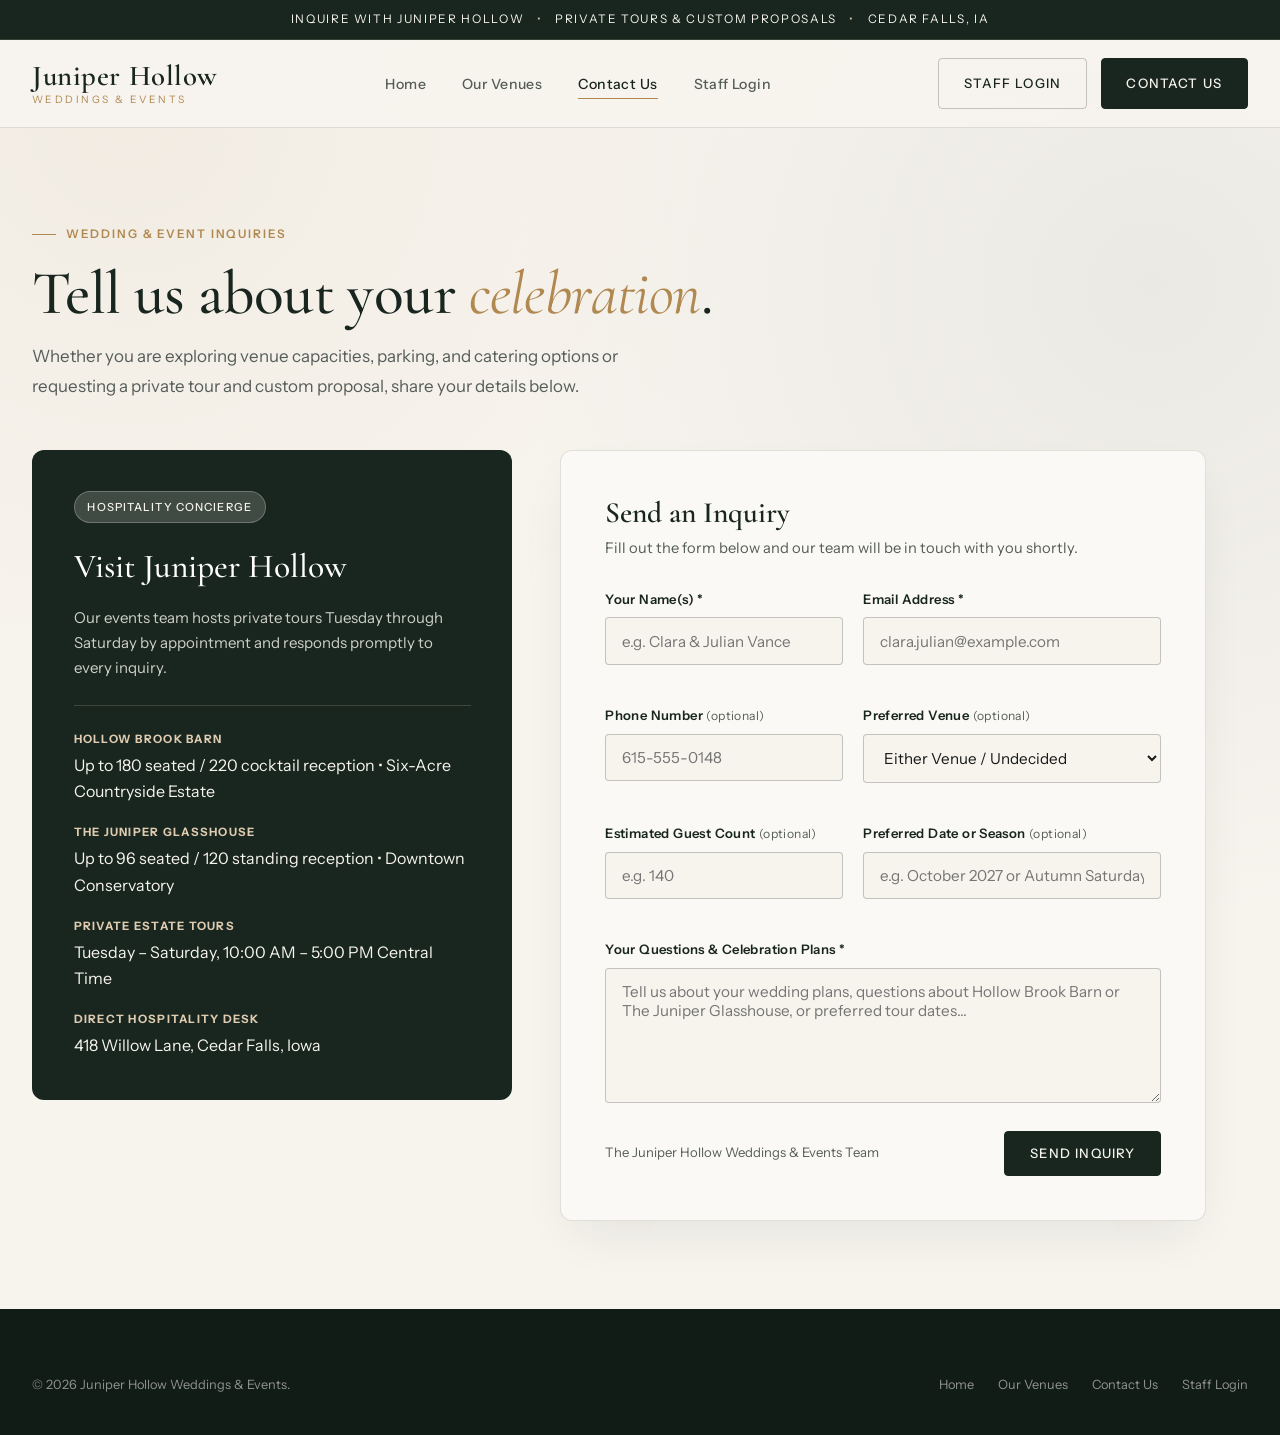
<file: frontend/contact.html>
<!DOCTYPE html>
<html lang="en">
<head>
  <meta charset="UTF-8" />
  <meta name="viewport" content="width=device-width, initial-scale=1.0" />
  <title>Contact Us | Juniper Hollow Weddings &amp; Events</title>
  <link rel="stylesheet" href="styles.css" />
</head>
<body>
  <div class="top-ribbon">
    Inquire With Juniper Hollow <span>&bull;</span> Private Tours &amp; Custom Proposals <span>&bull;</span> Cedar Falls, IA
  </div>

  <header class="site-header">
    <div class="nav-container">
      <a href="index.html" class="brand-logo">
        <span class="brand-title">Juniper Hollow</span>
        <span class="brand-subtitle">Weddings &amp; Events</span>
      </a>

      <nav aria-label="Primary Navigation">
        <ul class="nav-links">
          <li><a href="index.html">Home</a></li>
          <li><a href="venues.html">Our Venues</a></li>
          <li><a href="contact.html" class="active">Contact Us</a></li>
          <li><a href="login.html">Staff Login</a></li>
        </ul>
      </nav>

      <div class="nav-actions">
        <a href="login.html" class="btn btn-outline">Staff Login</a>
        <a href="contact.html" class="btn btn-primary">Contact Us</a>
      </div>
    </div>
  </header>

  <main>
    <section class="section">
      <div class="container">
        <div style="margin-bottom: 3rem;">
          <span class="eyebrow">Wedding &amp; Event Inquiries</span>
          <h1 class="heading-xl">Tell us about your <em>celebration</em>.</h1>
          <p class="lead-copy" style="margin-top: 1rem;">
            Whether you are exploring venue capacities, parking, and catering options or requesting a private tour and custom proposal, share your details below.
          </p>
        </div>

        <div class="contact-layout">
          <!-- Left Column: Hospitality Details -->
          <aside class="info-panel">
            <span class="pill">Hospitality Concierge</span>
            <h3 style="margin-top: 1rem;">Visit Juniper Hollow</h3>
            <p>
              Our events team hosts private tours Tuesday through Saturday by appointment and responds promptly to every inquiry.
            </p>

            <ul class="info-list">
              <li>
                <strong>Hollow Brook Barn</strong>
                Up to 180 seated / 220 cocktail reception &bull; Six-Acre Countryside Estate
              </li>
              <li>
                <strong>The Juniper Glasshouse</strong>
                Up to 96 seated / 120 standing reception &bull; Downtown Conservatory
              </li>
              <li>
                <strong>Private Estate Tours</strong>
                Tuesday &ndash; Saturday, 10:00 AM &ndash; 5:00 PM Central Time
              </li>
              <li>
                <strong>Direct Hospitality Desk</strong>
                418 Willow Lane, Cedar Falls, Iowa
              </li>
            </ul>
          </aside>

          <!-- Right Column: The Inquiry Form -->
          <div class="form-card">
            <h2 class="heading-md" style="margin-bottom: 0.4rem;">Send an Inquiry</h2>
            <p style="color: var(--ink-muted); font-size: 0.92rem; margin-bottom: 1.75rem;">
              Fill out the form below and our team will be in touch with you shortly.
            </p>

            <form id="wedding-inquiry-form" novalidate>
              <div class="form-grid">
                <div class="form-group">
                  <label for="inquiry-name">Your Name(s) *</label>
                  <input
                    type="text"
                    id="inquiry-name"
                    name="name"
                    class="form-control"
                    placeholder="e.g. Clara &amp; Julian Vance"
                    maxlength="200"
                    required
                  />
                </div>

                <div class="form-group">
                  <label for="inquiry-email">Email Address *</label>
                  <input
                    type="email"
                    id="inquiry-email"
                    name="email"
                    class="form-control"
                    placeholder="clara.julian@example.com"
                    maxlength="320"
                    required
                  />
                </div>

                <div class="form-group">
                  <label for="inquiry-phone">Phone Number <span class="optional">(optional)</span></label>
                  <input
                    type="tel"
                    id="inquiry-phone"
                    name="phone"
                    class="form-control"
                    placeholder="615-555-0148"
                    maxlength="50"
                  />
                </div>

                <div class="form-group">
                  <label for="inquiry-venue">Preferred Venue <span class="optional">(optional)</span></label>
                  <select id="inquiry-venue" name="venue" class="form-control">
                    <option value="Either Venue / Undecided">Either Venue / Undecided</option>
                    <option value="Hollow Brook Barn">Hollow Brook Barn (up to 220)</option>
                    <option value="The Juniper Glasshouse">The Juniper Glasshouse (up to 120)</option>
                  </select>
                </div>

                <div class="form-group">
                  <label for="inquiry-guests">Estimated Guest Count <span class="optional">(optional)</span></label>
                  <input
                    type="number"
                    id="inquiry-guests"
                    name="guests"
                    class="form-control"
                    placeholder="e.g. 140"
                    min="10"
                    max="300"
                  />
                </div>

                <div class="form-group">
                  <label for="inquiry-date">Preferred Date or Season <span class="optional">(optional)</span></label>
                  <input
                    type="text"
                    id="inquiry-date"
                    name="date"
                    class="form-control"
                    placeholder="e.g. October 2027 or Autumn Saturday"
                  />
                </div>

                <div class="form-group full-width">
                  <label for="inquiry-message">Your Questions &amp; Celebration Plans *</label>
                  <textarea
                    id="inquiry-message"
                    name="message"
                    class="form-control"
                    placeholder="Tell us about your wedding plans, questions about Hollow Brook Barn or The Juniper Glasshouse, or preferred tour dates..."
                    maxlength="5000"
                    required
                  ></textarea>
                </div>
              </div>

              <div style="display: flex; align-items: center; justify-content: space-between; gap: 1rem; flex-wrap: wrap; margin-top: 0.5rem;">
                <span style="font-size: 0.82rem; color: var(--ink-muted);">
                  The Juniper Hollow Weddings &amp; Events Team
                </span>
                <button type="submit" class="btn btn-primary">Send Inquiry</button>
              </div>

              <div id="inquiry-status" class="status-banner" role="status" aria-live="polite"></div>
            </form>
          </div>
        </div>
      </div>
    </section>
  </main>

  <footer class="site-footer">
    <div class="container">
      <div class="footer-bottom" style="padding-top: 0;">
        <span>&copy; 2026 Juniper Hollow Weddings &amp; Events.</span>
        <div style="display: flex; gap: 1.5rem;">
          <a href="index.html">Home</a>
          <a href="venues.html">Our Venues</a>
          <a href="contact.html">Contact Us</a>
          <a href="login.html">Staff Login</a>
        </div>
      </div>
    </div>
  </footer>

  <script src="config.js"></script>
  <script src="app.js"></script>
</body>
</html>
</file>
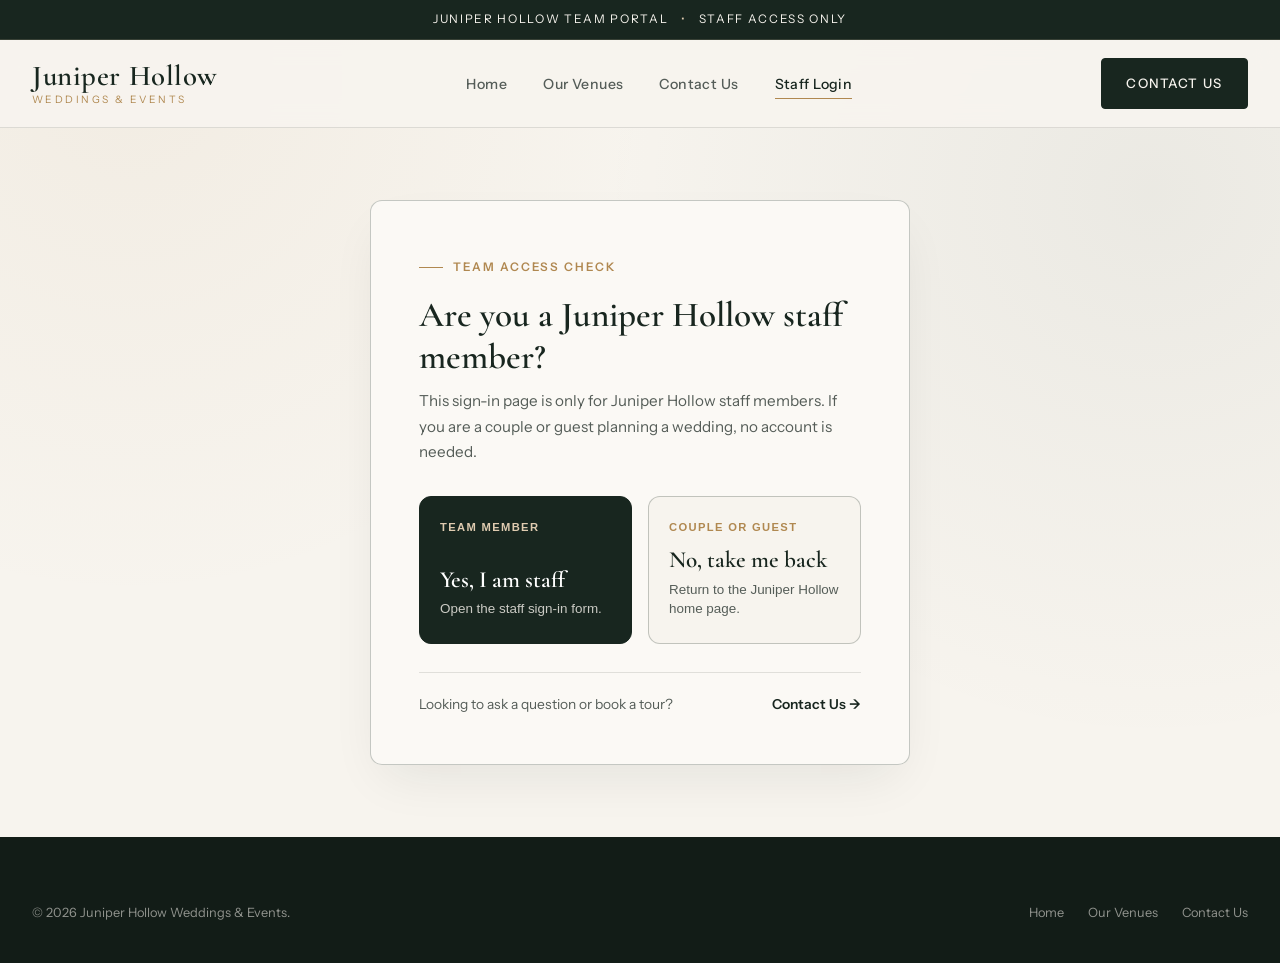
<file: frontend/login.html>
<!DOCTYPE html>
<html lang="en">
<head>
  <meta charset="UTF-8" />
  <meta name="viewport" content="width=device-width, initial-scale=1.0" />
  <title>Staff Login | Juniper Hollow Weddings &amp; Events</title>
  <link rel="stylesheet" href="styles.css" />
</head>
<body>
  <div class="top-ribbon">
    Juniper Hollow Team Portal <span>&bull;</span> Staff Access Only
  </div>

  <header class="site-header">
    <div class="nav-container">
      <a href="index.html" class="brand-logo">
        <span class="brand-title">Juniper Hollow</span>
        <span class="brand-subtitle">Weddings &amp; Events</span>
      </a>

      <nav aria-label="Primary Navigation">
        <ul class="nav-links">
          <li><a href="index.html">Home</a></li>
          <li><a href="venues.html">Our Venues</a></li>
          <li><a href="contact.html">Contact Us</a></li>
          <li><a href="login.html" class="active">Staff Login</a></li>
        </ul>
      </nav>

      <div class="nav-actions">
        <a href="contact.html" class="btn btn-primary">Contact Us</a>
      </div>
    </div>
  </header>

  <main class="auth-stage">
    <div class="auth-shell">
      <!-- STEP 1: "Are you a staff member?" Gate -->
      <div id="staff-gate-panel">
        <span class="eyebrow">Team Access Check</span>
        <h1 class="heading-md" style="font-size: 2.2rem;">Are you a Juniper Hollow staff member?</h1>
        <p style="color: var(--ink-muted); font-size: 0.95rem; margin-top: 0.65rem;">
          This sign-in page is only for Juniper Hollow staff members. If you are a couple or guest planning a wedding, no account is needed.
        </p>

        <div class="gate-choice-grid">
          <button type="button" id="btn-staff-yes" class="gate-choice-card primary-choice">
            <span class="choice-eyebrow">Team Member</span>
            <div>
              <div class="choice-title">Yes, I am staff</div>
              <p class="choice-desc" style="margin-top: 0.35rem;">
                Open the staff sign-in form.
              </p>
            </div>
          </button>

          <button type="button" id="btn-staff-no" class="gate-choice-card">
            <span class="choice-eyebrow">Couple or Guest</span>
            <div>
              <div class="choice-title">No, take me back</div>
              <p class="choice-desc" style="margin-top: 0.35rem;">
                Return to the Juniper Hollow home page.
              </p>
            </div>
          </button>
        </div>

        <div style="margin-top: 1.75rem; padding-top: 1.25rem; border-top: 1px solid var(--hairline); display: flex; justify-content: space-between; align-items: center; font-size: 0.86rem; color: var(--ink-muted);">
          <span>Looking to ask a question or book a tour?</span>
          <a href="contact.html" style="color: var(--juniper-deep); font-weight: 600;">Contact Us &rarr;</a>
        </div>
      </div>

      <!-- STEP 2: Staff Login Form (revealed only when "Yes" is clicked) -->
      <div id="staff-login-panel" class="hidden-panel">
        <div style="display: flex; justify-content: space-between; align-items: center; margin-bottom: 0.5rem;">
          <span class="eyebrow" style="margin-bottom: 0;">Juniper Hollow Staff Portal</span>
          <button type="button" id="btn-back-to-gate" class="btn btn-ghost" style="font-size: 0.76rem; padding: 0.35rem 0.65rem;">
            &larr; Back
          </button>
        </div>

        <h2 class="heading-md" style="font-size: 2.15rem;">Staff Sign In</h2>
        <p style="color: var(--ink-muted); font-size: 0.93rem; margin-top: 0.45rem; margin-bottom: 1.75rem;">
          Enter your Juniper Hollow work email and password to review inquiries and manage venue documents.
        </p>

        <form id="staff-login-form" novalidate>
          <div class="form-group">
            <label for="staff-email">Work Email Address</label>
            <input
              type="email"
              id="staff-email"
              name="username"
              class="form-control"
              placeholder="name@juniperhollow.com"
              autocomplete="username"
              required
            />
          </div>

          <div class="form-group">
            <label for="staff-password">Password</label>
            <input
              type="password"
              id="staff-password"
              name="password"
              class="form-control"
              placeholder="Enter your password"
              autocomplete="current-password"
              required
            />
          </div>

          <div style="display: flex; gap: 0.85rem; margin-top: 1.5rem;">
            <button type="submit" class="btn btn-primary" style="flex: 1;">Sign In</button>
            <a href="index.html" class="btn btn-outline">Return Home</a>
          </div>

          <div id="staff-login-status" class="status-banner" role="status" aria-live="polite"></div>
        </form>

        <p style="margin-top: 1.25rem; font-size: 0.86rem;">
          <a href="password.html" style="color: var(--juniper-deep); font-weight: 600;">Forgot or want to change your password?</a>
        </p>
      </div>
    </div>
  </main>

  <footer class="site-footer">
    <div class="container">
      <div class="footer-bottom" style="padding-top: 0;">
        <span>&copy; 2026 Juniper Hollow Weddings &amp; Events.</span>
        <div style="display: flex; gap: 1.5rem;">
          <a href="index.html">Home</a>
          <a href="venues.html">Our Venues</a>
          <a href="contact.html">Contact Us</a>
        </div>
      </div>
    </div>
  </footer>

  <script src="config.js"></script>
  <script src="app.js"></script>
</body>
</html>
</file>
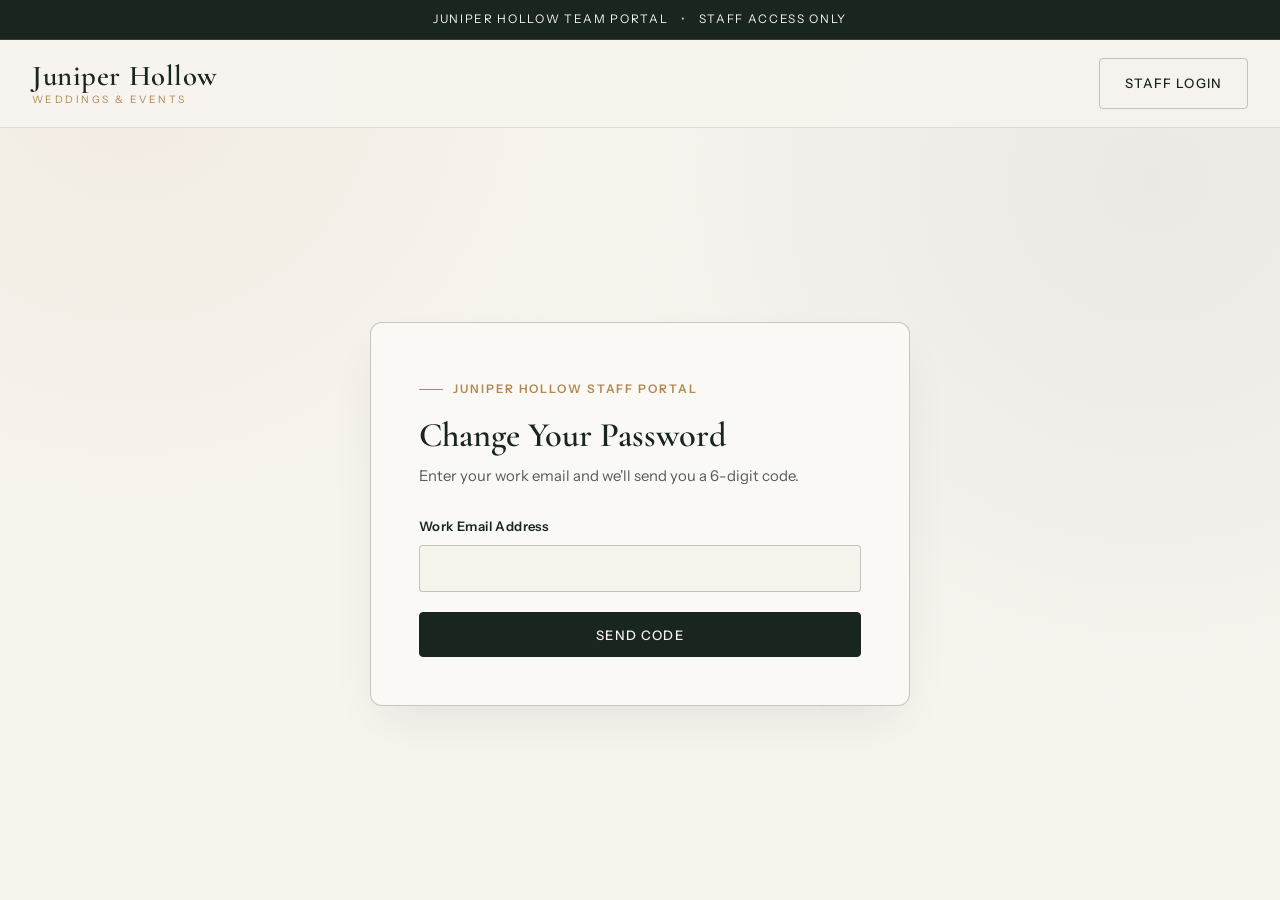
<file: frontend/password.html>
<!DOCTYPE html>
<html lang="en">
<head>
  <meta charset="UTF-8" />
  <meta name="viewport" content="width=device-width, initial-scale=1.0" />
  <title>Change Password | Juniper Hollow Weddings &amp; Events</title>
  <link rel="stylesheet" href="styles.css" />
</head>
<body>
  <div class="top-ribbon">
    Juniper Hollow Team Portal <span>&bull;</span> Staff Access Only
  </div>

  <header class="site-header">
    <div class="nav-container">
      <a href="index.html" class="brand-logo">
        <span class="brand-title">Juniper Hollow</span>
        <span class="brand-subtitle">Weddings &amp; Events</span>
      </a>

      <div class="nav-actions">
        <a href="login.html" class="btn btn-outline">Staff Login</a>
      </div>
    </div>
  </header>

  <main class="auth-stage">
    <div class="auth-shell">
      <span class="eyebrow">Juniper Hollow Staff Portal</span>
      <h1 class="heading-md" style="font-size: 2.15rem;">Change Your Password</h1>

      <!-- STEP 1: email a 6-digit code -->
      <form id="password-code-form" novalidate>
        <p style="color: var(--ink-muted); font-size: 0.93rem; margin: 0.45rem 0 1.75rem;">
          Enter your work email and we'll send you a 6-digit code.
        </p>
        <div class="form-group">
          <label for="password-email">Work Email Address</label>
          <input type="email" id="password-email" class="form-control" autocomplete="username" maxlength="320" required />
        </div>
        <button type="submit" class="btn btn-primary" style="width: 100%;">Send Code</button>
      </form>

      <!-- STEP 2: code + new password -->
      <form id="password-reset-form" class="hidden-panel" novalidate>
        <p style="color: var(--ink-muted); font-size: 0.93rem; margin: 0.45rem 0 1.75rem;">
          Check your inbox for the 6-digit code, then choose a new password.
        </p>
        <div class="form-group">
          <label for="password-code">6-Digit Code</label>
          <input type="text" id="password-code" class="form-control" inputmode="numeric" autocomplete="one-time-code" maxlength="6" required />
        </div>
        <div class="form-group">
          <label for="password-new">New Password</label>
          <input type="password" id="password-new" class="form-control" autocomplete="new-password" maxlength="128" required />
        </div>
        <div class="form-group">
          <label for="password-confirm">Confirm New Password</label>
          <input type="password" id="password-confirm" class="form-control" autocomplete="new-password" maxlength="128" required />
        </div>
        <button type="submit" class="btn btn-primary" style="width: 100%;">Change Password</button>
      </form>

      <div id="password-status" class="status-banner" role="status" aria-live="polite"></div>
    </div>
  </main>

  <script src="config.js"></script>
  <script src="app.js"></script>
</body>
</html>
</file>
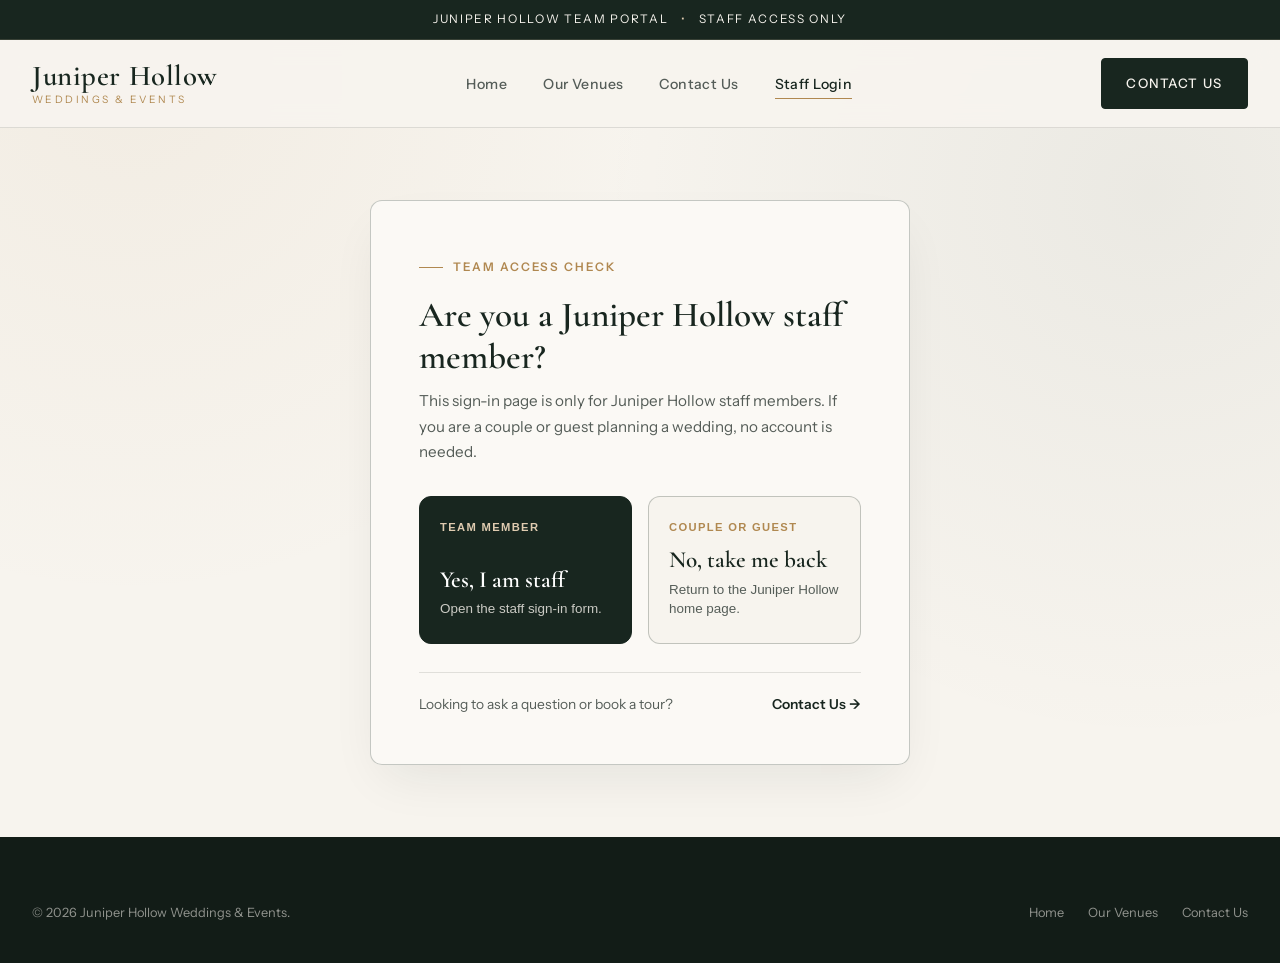
<file: frontend/portal.html>
<!DOCTYPE html>
<html lang="en">
<head>
  <meta charset="UTF-8" />
  <meta name="viewport" content="width=device-width, initial-scale=1.0" />
  <title>Staff Portal | Juniper Hollow Weddings &amp; Events</title>
  <link rel="stylesheet" href="styles.css" />
</head>
<body>
  <div class="top-ribbon">
    Juniper Hollow Team Portal <span>&bull;</span> Staff Access Only
  </div>

  <header class="site-header">
    <div class="nav-container">
      <a href="index.html" class="brand-logo">
        <span class="brand-title">Juniper Hollow</span>
        <span class="brand-subtitle">Weddings &amp; Events</span>
      </a>

      <div class="nav-actions">
        <a id="link-change-password" href="password.html" class="btn btn-outline">Change Password</a>
        <button type="button" id="btn-logout" class="btn btn-primary">Sign Out</button>
      </div>
    </div>
  </header>

  <main class="section portal-main">
    <div class="container portal-stack">
      <section class="form-card">
        <span class="eyebrow">Juniper Hollow Staff Portal</span>
        <h1 class="heading-md" id="portal-welcome">Loading your account&hellip;</h1>
        <p id="portal-details" style="color: var(--ink-muted); margin-top: 0.5rem;"></p>
        <div id="portal-status" class="status-banner" role="status" aria-live="polite"></div>
      </section>

      <!-- Shown only to email approvers -->
      <section id="reviews-section" class="form-card hidden-panel">
        <div class="section-heading-row">
          <div>
            <span class="eyebrow">Email Approver</span>
            <h2 class="heading-md">Pending Reviews</h2>
          </div>
          <button type="button" id="btn-refresh-reviews" class="btn btn-outline">Refresh</button>
        </div>
        <p style="color: var(--ink-muted); margin: 0.5rem 0 1rem;">
          The agent has paused these actions until a staff member approves, edits, or rejects them.
        </p>
        <div id="reviews-status" class="status-banner" role="status" aria-live="polite"></div>

        <!-- List of pending reviews -->
        <div id="review-list" class="review-list"></div>

        <!-- One review, opened from the list -->
        <div id="review-detail" class="hidden-panel">
          <button type="button" id="btn-back-to-reviews" class="btn btn-ghost">&larr; All reviews</button>

          <h3 class="review-heading" id="review-title"></h3>
          <p id="review-meta" style="color: var(--ink-muted); font-size: 0.88rem;"></p>

          <div class="review-block">
            <h4>Customer's Request</h4>
            <dl id="review-request" class="review-facts"></dl>
            <p id="review-request-message" class="review-quote"></p>
          </div>

          <div class="review-block">
            <h4>Why Staff Review Is Needed</h4>
            <ul id="review-reasons" class="review-bullets"></ul>
          </div>

          <div class="review-block">
            <h4>Sources the Agent Used</h4>
            <ul id="review-sources" class="review-bullets"></ul>
          </div>

          <form id="review-form" class="review-block" novalidate>
            <h4>Proposed Email</h4>
            <p id="review-recipient" style="font-size: 0.9rem; margin-bottom: 0.75rem;"></p>
            <div class="form-group">
              <label for="review-subject">Subject</label>
              <input type="text" id="review-subject" class="form-control" maxlength="500" />
            </div>
            <div class="form-group">
              <label for="review-body">Body</label>
              <textarea id="review-body" class="form-control review-body" maxlength="20000"></textarea>
            </div>
            <p style="color: var(--ink-muted); font-size: 0.84rem;">
              To change the email, edit the subject or body, then use <strong>Approve with My Edits</strong>.
            </p>

            <div class="review-actions">
              <button type="button" id="btn-approve" class="btn btn-primary">Approve</button>
              <button type="button" id="btn-approve-edits" class="btn btn-gold" disabled>Approve with My Edits</button>
            </div>

            <div class="form-group" style="margin-top: 1.5rem;">
              <label for="review-reject-note">Reason for rejecting <span class="optional">(optional, shown to the agent)</span></label>
              <input type="text" id="review-reject-note" class="form-control" maxlength="1000" />
            </div>
            <button type="button" id="btn-reject" class="btn btn-outline">Reject</button>
          </form>
        </div>
      </section>

      <!-- Shown only to knowledge managers -->
      <section id="documents-section" class="form-card hidden-panel">
        <div class="section-heading-row">
          <div>
            <span class="eyebrow">Knowledge Manager</span>
            <h2 class="heading-md">Knowledge Documents</h2>
          </div>
          <button type="button" id="btn-refresh-documents" class="btn btn-outline">Refresh</button>
        </div>
        <p style="color: var(--ink-muted); margin: 0.5rem 0 1.5rem;">
          The agent answers customers only from <strong>live</strong> versions. Upload a file, wait until it is
          ready, then publish it. To update a document, upload it again with the same Document ID and a new version.
        </p>

        <form id="upload-document-form" novalidate>
          <div class="form-grid">
            <div class="form-group">
              <label for="document-source-id">Document ID *</label>
              <input type="text" id="document-source-id" class="form-control" maxlength="64" placeholder="e.g. JH-KB-2026-03" required />
            </div>
            <div class="form-group">
              <label for="document-version">Version *</label>
              <input type="text" id="document-version" class="form-control" maxlength="64" placeholder="e.g. 3.1" required />
            </div>
            <div class="form-group">
              <label for="document-title">Title *</label>
              <input type="text" id="document-title" class="form-control" maxlength="200" placeholder="e.g. Company Knowledge Pack" required />
            </div>
            <div class="form-group">
              <label for="document-venue">Venue <span class="optional">(optional, if it covers one venue)</span></label>
              <select id="document-venue" class="form-control">
                <option value="">Both venues / general</option>
                <option value="Hollow Brook Barn">Hollow Brook Barn</option>
                <option value="The Juniper Glasshouse">The Juniper Glasshouse</option>
              </select>
            </div>
            <div class="form-group full-width">
              <label for="document-file">File * <span class="optional">(PDF, TXT, or Markdown, up to 4 MB)</span></label>
              <input type="file" id="document-file" class="form-control" accept=".pdf,.txt,.md" required />
            </div>
          </div>
          <button type="submit" class="btn btn-primary">Upload Document</button>
          <div id="upload-document-status" class="status-banner" role="status" aria-live="polite"></div>
        </form>

        <h2 class="heading-md" style="margin-top: 2.5rem;">Versions</h2>
        <div class="table-scroll">
          <table class="portal-table">
            <thead>
              <tr><th>Document ID</th><th>Version</th><th>Title</th><th>Status</th><th>Uploaded</th><th></th></tr>
            </thead>
            <tbody id="documents-table-body"></tbody>
          </table>
        </div>
        <div id="documents-status" class="status-banner" role="status" aria-live="polite"></div>
      </section>

      <!-- Shown only to staff admins -->
      <section id="staff-admin-section" class="form-card hidden-panel">
        <span class="eyebrow">Staff Admin</span>
        <h2 class="heading-md">Add a Staff Member</h2>
        <p style="color: var(--ink-muted); margin: 0.5rem 0 1.5rem;">
          Choose their email, a starting password and their roles, then share the login details with them.
          They can change the password from this portal.
        </p>

        <form id="add-staff-form" novalidate>
          <div class="form-grid">
            <div class="form-group">
              <label for="staff-full-name">Full Name *</label>
              <input type="text" id="staff-full-name" class="form-control" maxlength="200" required />
            </div>
            <div class="form-group">
              <label for="staff-new-email">Work Email *</label>
              <input type="email" id="staff-new-email" class="form-control" maxlength="320" autocomplete="off" required />
            </div>
            <div class="form-group full-width">
              <label for="staff-new-password">Starting Password *</label>
              <input type="password" id="staff-new-password" class="form-control" maxlength="128" autocomplete="new-password" required />
            </div>
            <fieldset class="form-group full-width role-options">
              <legend>Roles *</legend>
              <label><input type="checkbox" name="role" value="email_approver" checked /> Email approver (reviews and sends replies)</label>
              <label><input type="checkbox" name="role" value="knowledge_manager" /> Knowledge manager (venue documents)</label>
              <label><input type="checkbox" name="role" value="staff_admin" /> Staff admin (adds and manages staff)</label>
            </fieldset>
          </div>
          <button type="submit" class="btn btn-primary">Add Staff Member</button>
          <div id="add-staff-status" class="status-banner" role="status" aria-live="polite"></div>
        </form>

        <h2 class="heading-md" style="margin-top: 2.5rem;">Team</h2>
        <div class="table-scroll">
          <table class="portal-table">
            <thead>
              <tr><th>Name</th><th>Email</th><th>Roles</th><th>Status</th><th></th></tr>
            </thead>
            <tbody id="staff-table-body"></tbody>
          </table>
        </div>
        <div id="staff-list-status" class="status-banner" role="status" aria-live="polite"></div>
      </section>
    </div>
  </main>

  <script src="config.js"></script>
  <script src="app.js"></script>
</body>
</html>
</file>
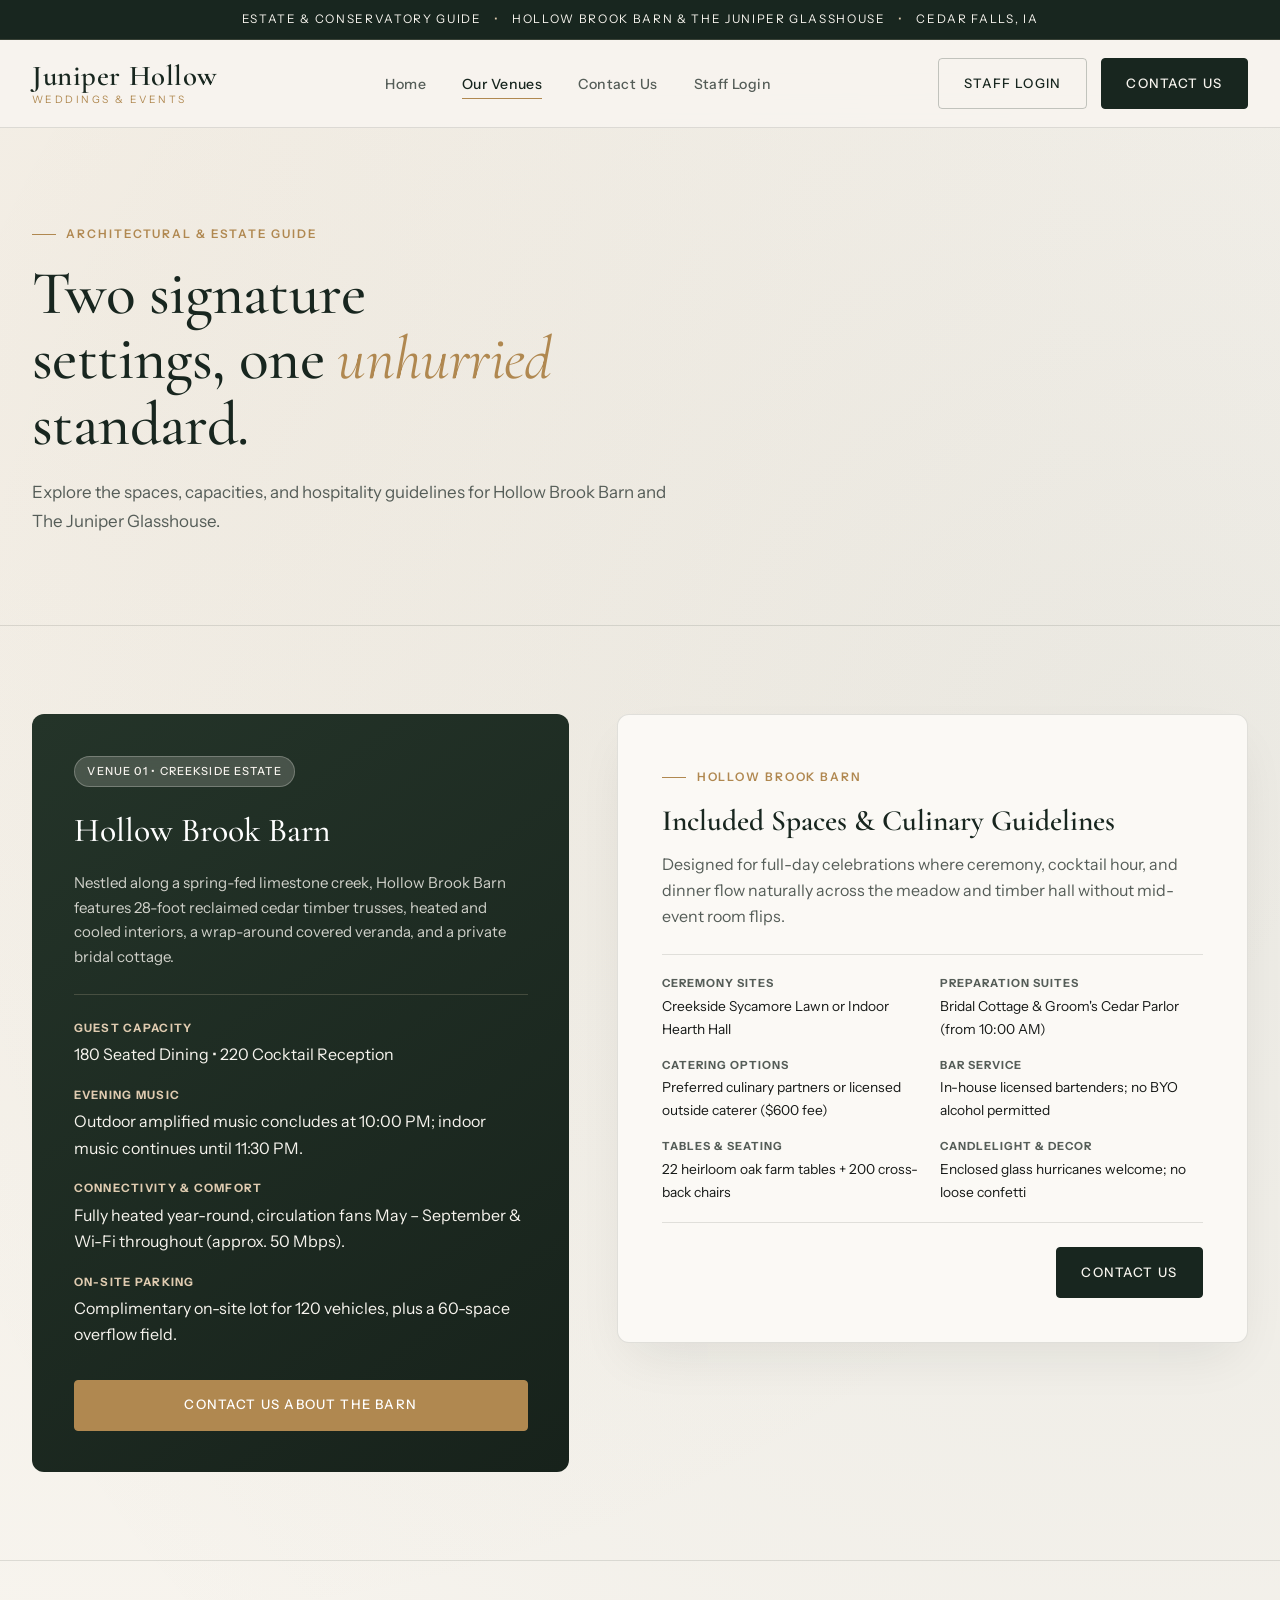
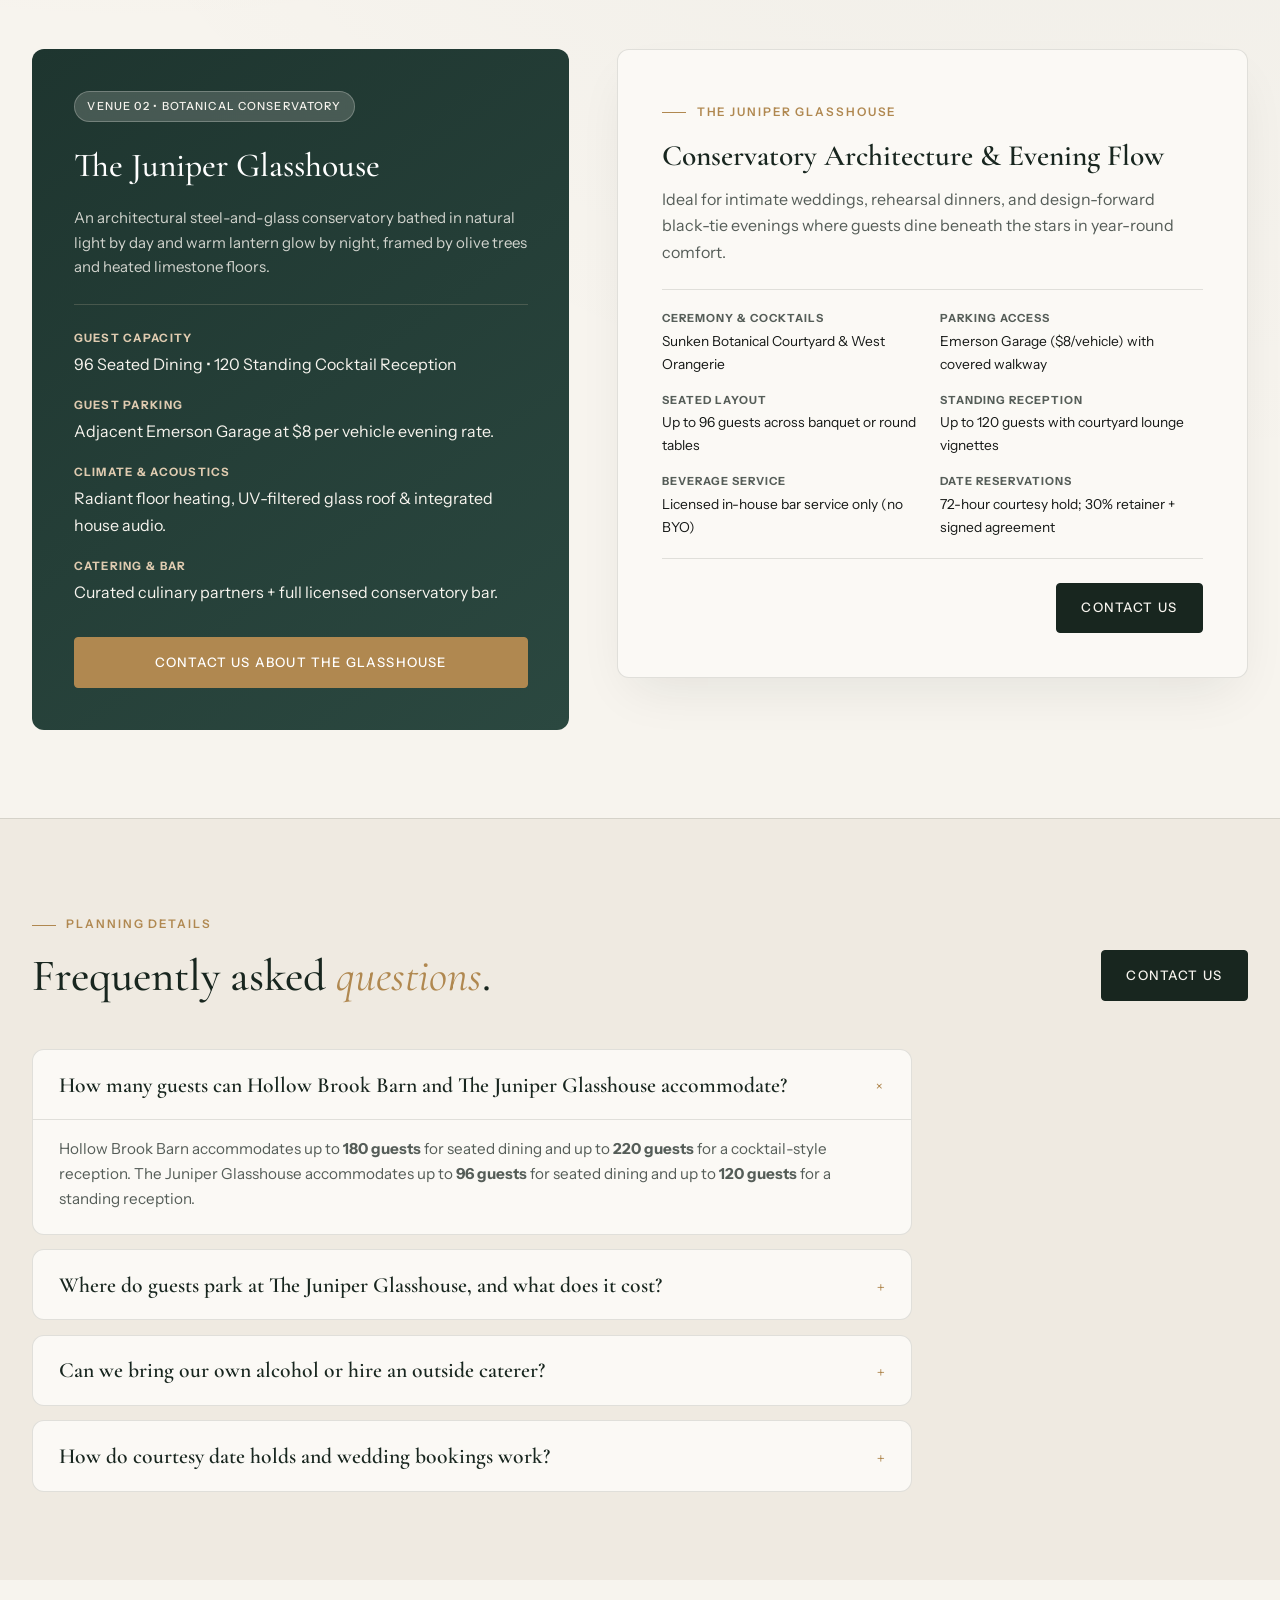
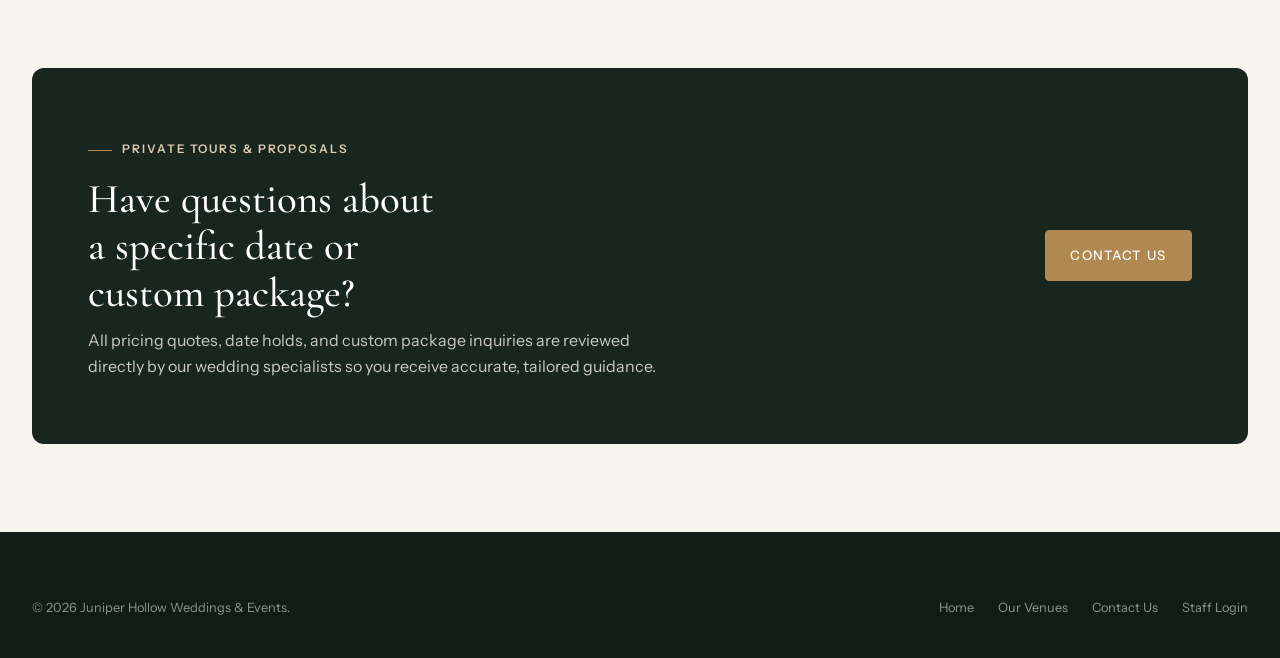
<file: frontend/venues.html>
<!DOCTYPE html>
<html lang="en">
<head>
  <meta charset="UTF-8" />
  <meta name="viewport" content="width=device-width, initial-scale=1.0" />
  <title>Our Venues | Juniper Hollow Weddings &amp; Events</title>
  <link rel="stylesheet" href="styles.css" />
</head>
<body>
  <div class="top-ribbon">
    Estate &amp; Conservatory Guide <span>&bull;</span> Hollow Brook Barn &amp; The Juniper Glasshouse <span>&bull;</span> Cedar Falls, IA
  </div>

  <header class="site-header">
    <div class="nav-container">
      <a href="index.html" class="brand-logo">
        <span class="brand-title">Juniper Hollow</span>
        <span class="brand-subtitle">Weddings &amp; Events</span>
      </a>

      <nav aria-label="Primary Navigation">
        <ul class="nav-links">
          <li><a href="index.html">Home</a></li>
          <li><a href="venues.html" class="active">Our Venues</a></li>
          <li><a href="contact.html">Contact Us</a></li>
          <li><a href="login.html">Staff Login</a></li>
        </ul>
      </nav>

      <div class="nav-actions">
        <a href="login.html" class="btn btn-outline">Staff Login</a>
        <a href="contact.html" class="btn btn-primary">Contact Us</a>
      </div>
    </div>
  </header>

  <main>
    <!-- Page Intro -->
    <section class="section">
      <div class="container">
        <span class="eyebrow">Architectural &amp; Estate Guide</span>
        <h1 class="heading-xl" style="max-width: 18ch;">
          Two signature settings, one <em>unhurried</em> standard.
        </h1>
        <p class="lead-copy" style="margin-top: 1.25rem;">
          Explore the spaces, capacities, and hospitality guidelines for Hollow Brook Barn and The Juniper Glasshouse.
        </p>
      </div>
    </section>

    <!-- Venue 1 Deep Dive -->
    <section id="hollow-brook-barn" class="section section-border">
      <div class="container">
        <div class="contact-layout">
          <div class="info-panel" style="background: linear-gradient(145deg, #243429 0%, #17221B 100%);">
            <span class="pill">Venue 01 &bull; Creekside Estate</span>
            <h2 style="margin-top: 1rem;">Hollow Brook Barn</h2>
            <p style="margin-top: 0.75rem;">
              Nestled along a spring-fed limestone creek, Hollow Brook Barn features 28-foot reclaimed cedar timber trusses, heated and cooled interiors, a wrap-around covered veranda, and a private bridal cottage.
            </p>

            <ul class="info-list">
              <li>
                <strong>Guest Capacity</strong>
                180 Seated Dining &bull; 220 Cocktail Reception
              </li>
              <li>
                <strong>Evening Music</strong>
                Outdoor amplified music concludes at 10:00 PM; indoor music continues until 11:30 PM.
              </li>
              <li>
                <strong>Connectivity &amp; Comfort</strong>
                Fully heated year-round, circulation fans May &ndash; September &amp; Wi-Fi throughout (approx. 50 Mbps).
              </li>
              <li>
                <strong>On-Site Parking</strong>
                Complimentary on-site lot for 120 vehicles, plus a 60-space overflow field.
              </li>
            </ul>

            <div style="margin-top: 2rem;">
              <a href="contact.html?venue=Hollow%20Brook%20Barn" class="btn btn-gold" style="width: 100%;">Contact Us About the Barn</a>
            </div>
          </div>

          <div class="form-card">
            <span class="eyebrow">Hollow Brook Barn</span>
            <h3 class="heading-md">Included Spaces &amp; Culinary Guidelines</h3>
            <p style="color: var(--ink-muted); margin-top: 0.75rem;">
              Designed for full-day celebrations where ceremony, cocktail hour, and dinner flow naturally across the meadow and timber hall without mid-event room flips.
            </p>

            <div class="spec-list" style="margin-top: 1.5rem;">
              <div class="spec-item">
                <strong>Ceremony Sites</strong>
                Creekside Sycamore Lawn or Indoor Hearth Hall
              </div>
              <div class="spec-item">
                <strong>Preparation Suites</strong>
                Bridal Cottage &amp; Groom's Cedar Parlor (from 10:00 AM)
              </div>
              <div class="spec-item">
                <strong>Catering Options</strong>
                Preferred culinary partners or licensed outside caterer ($600 fee)
              </div>
              <div class="spec-item">
                <strong>Bar Service</strong>
                In-house licensed bartenders; no BYO alcohol permitted
              </div>
              <div class="spec-item">
                <strong>Tables &amp; Seating</strong>
                22 heirloom oak farm tables + 200 cross-back chairs
              </div>
              <div class="spec-item">
                <strong>Candlelight &amp; Decor</strong>
                Enclosed glass hurricanes welcome; no loose confetti
              </div>
            </div>

            <div style="display: flex; justify-content: flex-end; margin-top: 1.5rem;">
              <a href="contact.html?venue=Hollow%20Brook%20Barn" class="btn btn-primary">Contact Us</a>
            </div>
          </div>
        </div>
      </div>
    </section>

    <!-- Venue 2 Deep Dive -->
    <section id="juniper-glasshouse" class="section section-border">
      <div class="container">
        <div class="contact-layout">
          <div class="info-panel" style="background: linear-gradient(145deg, #1E352F 0%, #2B4840 100%);">
            <span class="pill">Venue 02 &bull; Botanical Conservatory</span>
            <h2 style="margin-top: 1rem;">The Juniper Glasshouse</h2>
            <p style="margin-top: 0.75rem;">
              An architectural steel-and-glass conservatory bathed in natural light by day and warm lantern glow by night, framed by olive trees and heated limestone floors.
            </p>

            <ul class="info-list">
              <li>
                <strong>Guest Capacity</strong>
                96 Seated Dining &bull; 120 Standing Cocktail Reception
              </li>
              <li>
                <strong>Guest Parking</strong>
                Adjacent Emerson Garage at $8 per vehicle evening rate.
              </li>
              <li>
                <strong>Climate &amp; Acoustics</strong>
                Radiant floor heating, UV-filtered glass roof &amp; integrated house audio.
              </li>
              <li>
                <strong>Catering &amp; Bar</strong>
                Curated culinary partners + full licensed conservatory bar.
              </li>
            </ul>

            <div style="margin-top: 2rem;">
              <a href="contact.html?venue=The%20Juniper%20Glasshouse" class="btn btn-gold" style="width: 100%;">Contact Us About the Glasshouse</a>
            </div>
          </div>

          <div class="form-card">
            <span class="eyebrow">The Juniper Glasshouse</span>
            <h3 class="heading-md">Conservatory Architecture &amp; Evening Flow</h3>
            <p style="color: var(--ink-muted); margin-top: 0.75rem;">
              Ideal for intimate weddings, rehearsal dinners, and design-forward black-tie evenings where guests dine beneath the stars in year-round comfort.
            </p>

            <div class="spec-list" style="margin-top: 1.5rem;">
              <div class="spec-item">
                <strong>Ceremony &amp; Cocktails</strong>
                Sunken Botanical Courtyard &amp; West Orangerie
              </div>
              <div class="spec-item">
                <strong>Parking Access</strong>
                Emerson Garage ($8/vehicle) with covered walkway
              </div>
              <div class="spec-item">
                <strong>Seated Layout</strong>
                Up to 96 guests across banquet or round tables
              </div>
              <div class="spec-item">
                <strong>Standing Reception</strong>
                Up to 120 guests with courtyard lounge vignettes
              </div>
              <div class="spec-item">
                <strong>Beverage Service</strong>
                Licensed in-house bar service only (no BYO)
              </div>
              <div class="spec-item">
                <strong>Date Reservations</strong>
                72-hour courtesy hold; 30% retainer + signed agreement
              </div>
            </div>

            <div style="display: flex; justify-content: flex-end; margin-top: 1.5rem;">
              <a href="contact.html?venue=The%20Juniper%20Glasshouse" class="btn btn-primary">Contact Us</a>
            </div>
          </div>
        </div>
      </div>
    </section>

    <!-- Frequently Asked Questions -->
    <section class="section section-alt section-border">
      <div class="container">
        <div class="section-header">
          <div>
            <span class="eyebrow">Planning Details</span>
            <h2 class="heading-lg">Frequently asked <em>questions</em>.</h2>
          </div>
          <a href="contact.html" class="btn btn-primary">Contact Us</a>
        </div>

        <div class="faq-list">
          <div class="faq-item open">
            <button type="button" class="faq-trigger">
              <span>How many guests can Hollow Brook Barn and The Juniper Glasshouse accommodate?</span>
              <span class="faq-icon">+</span>
            </button>
            <div class="faq-content">
              Hollow Brook Barn accommodates up to <strong>180 guests</strong> for seated dining and up to <strong>220 guests</strong> for a cocktail-style reception. The Juniper Glasshouse accommodates up to <strong>96 guests</strong> for seated dining and up to <strong>120 guests</strong> for a standing reception.
            </div>
          </div>

          <div class="faq-item">
            <button type="button" class="faq-trigger">
              <span>Where do guests park at The Juniper Glasshouse, and what does it cost?</span>
              <span class="faq-icon">+</span>
            </button>
            <div class="faq-content">
              Guests at The Juniper Glasshouse park at the adjacent <strong>Emerson Garage</strong>, which offers a flat <strong>$8 per vehicle evening rate</strong> after 5:00 PM, with step-free elevator access to the conservatory courtyard.
            </div>
          </div>

          <div class="faq-item">
            <button type="button" class="faq-trigger">
              <span>Can we bring our own alcohol or hire an outside caterer?</span>
              <span class="faq-icon">+</span>
            </button>
            <div class="faq-content">
              <strong>BYO alcohol is not permitted</strong> at either venue; all alcoholic beverages are served by licensed, insured bartenders through our catering partners. At Hollow Brook Barn, licensed outside caterers are welcome with a <strong>$600 outside caterer fee</strong>.
            </div>
          </div>

          <div class="faq-item">
            <button type="button" class="faq-trigger">
              <span>How do courtesy date holds and wedding bookings work?</span>
              <span class="faq-icon">+</span>
            </button>
            <div class="faq-content">
              Courtesy holds are complimentary for <strong>72 hours</strong> following your tour or consultation. To officially reserve a wedding date on our calendar, a <strong>signed event agreement and a 30% retainer</strong> are required.
            </div>
          </div>
        </div>
      </div>
    </section>

    <!-- Bottom CTA -->
    <section class="section">
      <div class="container">
        <div class="cta-band">
          <div>
            <span class="eyebrow" style="color: var(--champagne-soft);">Private Tours &amp; Proposals</span>
            <h2>Have questions about a specific date or custom package?</h2>
            <p>
              All pricing quotes, date holds, and custom package inquiries are reviewed directly by our wedding specialists so you receive accurate, tailored guidance.
            </p>
          </div>
          <a href="contact.html" class="btn btn-gold">Contact Us</a>
        </div>
      </div>
    </section>
  </main>

  <footer class="site-footer">
    <div class="container">
      <div class="footer-bottom" style="padding-top: 0;">
        <span>&copy; 2026 Juniper Hollow Weddings &amp; Events.</span>
        <div style="display: flex; gap: 1.5rem;">
          <a href="index.html">Home</a>
          <a href="venues.html">Our Venues</a>
          <a href="contact.html">Contact Us</a>
          <a href="login.html">Staff Login</a>
        </div>
      </div>
    </div>
  </footer>

  <script src="app.js"></script>
</body>
</html>
</file>
<file: frontend/styles.css>
@import url('https://fonts.googleapis.com/css2?family=Cormorant+Garamond:ital,wght@0,400;0,500;0,600;0,700;1,400;1,600&family=Instrument+Sans:wght@400;500;600&display=swap');

:root {
  --bg-parchment: #F7F4EE;
  --bg-linen: #EFEAE1;
  --bg-card: #FBF9F5;
  --juniper-deep: #18261F;
  --juniper-moss: #283D32;
  --juniper-sage: #5A6B60;
  --champagne-gold: #B08850;
  --champagne-soft: #DFCBB0;
  --terracotta: #B96B52;
  --ink-dark: #161917;
  --ink-muted: #555D58;
  --hairline: rgba(24, 38, 31, 0.12);
  --hairline-strong: rgba(24, 38, 31, 0.24);
  --shadow-editorial: 0 22px 50px -14px rgba(24, 38, 31, 0.09);
  --shadow-hover: 0 28px 60px -12px rgba(24, 38, 31, 0.16);
  --font-display: 'Cormorant Garamond', Georgia, serif;
  --font-sans: 'Instrument Sans', -apple-system, BlinkMacSystemFont, sans-serif;
  --radius-sm: 4px;
  --radius-md: 12px;
  --radius-lg: 18px;
}

* {
  box-sizing: border-box;
  margin: 0;
  padding: 0;
}

html {
  scroll-behavior: smooth;
  background-color: var(--bg-parchment);
  color: var(--ink-dark);
  font-family: var(--font-sans);
  line-height: 1.65;
  -webkit-font-smoothing: antialiased;
}

body {
  min-height: 100vh;
  display: flex;
  flex-direction: column;
  background-color: var(--bg-parchment);
  background-image:
    radial-gradient(circle at 10% 8%, rgba(176, 136, 80, 0.07), transparent 36%),
    radial-gradient(circle at 90% 20%, rgba(40, 61, 50, 0.06), transparent 40%);
  overflow-x: hidden;
}

a {
  color: inherit;
  text-decoration: none;
  transition: color 0.25s ease, opacity 0.25s ease;
}

img {
  max-width: 100%;
  display: block;
}

/* Top announcement bar */
.top-ribbon {
  background-color: var(--juniper-deep);
  color: var(--bg-parchment);
  font-size: 0.74rem;
  letter-spacing: 0.14em;
  text-transform: uppercase;
  padding: 0.6rem 1.5rem;
  text-align: center;
  border-bottom: 1px solid rgba(223, 203, 176, 0.16);
}

.top-ribbon span {
  color: var(--champagne-soft);
  margin: 0 0.55rem;
}

/* Navigation */
.site-header {
  position: sticky;
  top: 0;
  z-index: 100;
  background: rgba(247, 244, 238, 0.94);
  backdrop-filter: blur(14px);
  border-bottom: 1px solid var(--hairline);
}

.nav-container {
  max-width: 1280px;
  margin: 0 auto;
  padding: 1.15rem 2rem;
  display: flex;
  align-items: center;
  justify-content: space-between;
  gap: 2rem;
}

.brand-logo {
  display: flex;
  flex-direction: column;
  line-height: 1;
}

.brand-logo .brand-title {
  font-family: var(--font-display);
  font-size: 1.8rem;
  font-weight: 600;
  letter-spacing: 0.02em;
  color: var(--juniper-deep);
}

.brand-logo .brand-subtitle {
  font-size: 0.64rem;
  letter-spacing: 0.24em;
  text-transform: uppercase;
  color: var(--champagne-gold);
  margin-top: 0.25rem;
}

.nav-links {
  display: flex;
  align-items: center;
  gap: 2.25rem;
  list-style: none;
}

.nav-links a {
  font-size: 0.88rem;
  font-weight: 500;
  letter-spacing: 0.03em;
  color: var(--ink-muted);
  position: relative;
  padding-bottom: 0.25rem;
  white-space: nowrap;
}

.nav-links a::after {
  content: '';
  position: absolute;
  left: 0;
  bottom: -2px;
  width: 0;
  height: 1.5px;
  background-color: var(--champagne-gold);
  transition: width 0.28s ease;
}

.nav-links a:hover,
.nav-links a.active {
  color: var(--juniper-deep);
}

.nav-links a:hover::after,
.nav-links a.active::after {
  width: 100%;
}

.nav-actions {
  display: flex;
  align-items: center;
  gap: 0.85rem;
}

/* Buttons — always single line */
.btn {
  display: inline-flex;
  align-items: center;
  justify-content: center;
  gap: 0.5rem;
  font-family: var(--font-sans);
  font-size: 0.82rem;
  font-weight: 500;
  letter-spacing: 0.09em;
  text-transform: uppercase;
  white-space: nowrap;
  flex-shrink: 0;
  padding: 0.85rem 1.55rem;
  border-radius: var(--radius-sm);
  border: 1px solid transparent;
  cursor: pointer;
  transition: all 0.25s ease;
}

.btn-primary {
  background-color: var(--juniper-deep);
  color: var(--bg-parchment);
  border-color: var(--juniper-deep);
}

.btn-primary:hover {
  background-color: var(--juniper-moss);
  transform: translateY(-1px);
  box-shadow: 0 10px 24px -8px rgba(24, 38, 31, 0.35);
}

.btn-gold {
  background-color: var(--champagne-gold);
  color: #fff;
  border-color: var(--champagne-gold);
}

.btn-gold:hover {
  background-color: #9b743f;
  transform: translateY(-1px);
  box-shadow: 0 10px 24px -8px rgba(176, 136, 80, 0.4);
}

.btn-outline {
  background-color: transparent;
  color: var(--juniper-deep);
  border-color: var(--hairline-strong);
}

.btn-outline:hover {
  border-color: var(--juniper-deep);
  background-color: rgba(24, 38, 31, 0.04);
}

.btn-ghost {
  background: transparent;
  color: var(--ink-muted);
  padding: 0.55rem 0.9rem;
}

.btn-ghost:hover {
  color: var(--juniper-deep);
}

/* Layout Utilities */
.container {
  max-width: 1280px;
  margin: 0 auto;
  padding: 0 2rem;
}

.section {
  padding: 5.5rem 0;
}

.section-alt {
  background-color: var(--bg-linen);
}

.section-border {
  border-top: 1px solid var(--hairline);
}

.eyebrow {
  display: inline-flex;
  align-items: center;
  gap: 0.65rem;
  font-size: 0.74rem;
  font-weight: 600;
  letter-spacing: 0.16em;
  text-transform: uppercase;
  color: var(--champagne-gold);
  margin-bottom: 1rem;
}

.eyebrow::before {
  content: '';
  display: inline-block;
  width: 24px;
  height: 1px;
  background-color: var(--champagne-gold);
}

.heading-xl {
  font-family: var(--font-display);
  font-size: clamp(2.85rem, 4.8vw, 4.5rem);
  font-weight: 500;
  line-height: 1.07;
  color: var(--juniper-deep);
  letter-spacing: -0.01em;
}

.heading-xl em,
.heading-lg em,
.heading-md em {
  font-style: italic;
  font-weight: 400;
  color: var(--champagne-gold);
}

.heading-lg {
  font-family: var(--font-display);
  font-size: clamp(2.15rem, 3.5vw, 3.2rem);
  font-weight: 500;
  line-height: 1.12;
  color: var(--juniper-deep);
}

.heading-md {
  font-family: var(--font-display);
  font-size: clamp(1.55rem, 2.3vw, 2.1rem);
  font-weight: 600;
  line-height: 1.2;
  color: var(--juniper-deep);
}

.lead-copy {
  font-size: 1.06rem;
  color: var(--ink-muted);
  max-width: 60ch;
  line-height: 1.75;
}

/* Hero Section */
.hero {
  padding: 4rem 0 5.5rem;
}

.hero-grid {
  display: grid;
  grid-template-columns: 1.08fr 0.92fr;
  gap: 4rem;
  align-items: center;
}

.hero-actions {
  display: flex;
  flex-wrap: wrap;
  gap: 1rem;
  margin-top: 2.25rem;
}

.hero-highlights {
  margin-top: 3rem;
  padding-top: 2rem;
  border-top: 1px solid var(--hairline);
  display: grid;
  grid-template-columns: repeat(3, 1fr);
  gap: 1.5rem;
}

.highlight-item .highlight-title {
  font-family: var(--font-display);
  font-size: 1.55rem;
  font-weight: 600;
  color: var(--juniper-deep);
  line-height: 1.15;
}

.highlight-item .highlight-sub {
  font-size: 0.82rem;
  color: var(--ink-muted);
  margin-top: 0.25rem;
}

/* Hero Showcase Card (Clean, non-overlapping) */
.hero-showcase {
  background: var(--bg-card);
  border: 1px solid var(--hairline-strong);
  border-radius: var(--radius-lg);
  overflow: hidden;
  box-shadow: var(--shadow-editorial);
}

.hero-photo-frame {
  position: relative;
  height: 380px;
  background: linear-gradient(145deg, #21342A 0%, #15221B 100%);
  overflow: hidden;
}

.hero-photo-frame img {
  width: 100%;
  height: 100%;
  object-fit: cover;
  opacity: 0.9;
  transition: transform 0.6s ease;
}

.hero-showcase:hover .hero-photo-frame img {
  transform: scale(1.03);
}

.hero-photo-badge {
  position: absolute;
  top: 1.25rem;
  left: 1.25rem;
  background: rgba(24, 38, 31, 0.82);
  color: var(--bg-parchment);
  backdrop-filter: blur(8px);
  padding: 0.4rem 0.9rem;
  border-radius: 999px;
  font-size: 0.72rem;
  letter-spacing: 0.1em;
  text-transform: uppercase;
  border: 1px solid rgba(223, 203, 176, 0.25);
}

.hero-showcase-footer {
  padding: 1.65rem 1.85rem;
  background: var(--juniper-deep);
  color: var(--bg-parchment);
  display: flex;
  align-items: center;
  justify-content: space-between;
  gap: 1.5rem;
}

.hero-showcase-footer h3 {
  font-family: var(--font-display);
  font-size: 1.55rem;
  font-weight: 500;
  color: #fff;
  line-height: 1.2;
}

.hero-showcase-footer p {
  font-size: 0.85rem;
  color: var(--champagne-soft);
  margin-top: 0.2rem;
}

/* Section Headers */
.section-header {
  display: flex;
  justify-content: space-between;
  align-items: flex-end;
  gap: 2rem;
  margin-bottom: 3rem;
  flex-wrap: wrap;
}

/* Venue Cards */
.venue-grid {
  display: grid;
  grid-template-columns: repeat(2, 1fr);
  gap: 2.25rem;
}

.venue-card {
  background: var(--bg-card);
  border: 1px solid var(--hairline);
  border-radius: var(--radius-md);
  overflow: hidden;
  box-shadow: var(--shadow-editorial);
  transition: transform 0.3s ease, box-shadow 0.3s ease;
  display: flex;
  flex-direction: column;
}

.venue-card:hover {
  transform: translateY(-4px);
  box-shadow: var(--shadow-hover);
}

.venue-photo {
  height: 270px;
  position: relative;
  overflow: hidden;
  background: var(--juniper-deep);
}

.venue-photo img {
  width: 100%;
  height: 100%;
  object-fit: cover;
  transition: transform 0.5s ease;
}

.venue-card:hover .venue-photo img {
  transform: scale(1.04);
}

.venue-photo-overlay {
  position: absolute;
  inset: 0;
  background: linear-gradient(to top, rgba(18, 28, 23, 0.85) 0%, rgba(18, 28, 23, 0.15) 60%, rgba(18, 28, 23, 0.35) 100%);
  padding: 1.6rem;
  display: flex;
  flex-direction: column;
  justify-content: space-between;
  color: #fff;
}

.venue-tag-row {
  display: flex;
  justify-content: space-between;
  align-items: center;
  gap: 0.75rem;
}

.pill {
  display: inline-flex;
  align-items: center;
  gap: 0.35rem;
  font-size: 0.7rem;
  font-weight: 500;
  letter-spacing: 0.1em;
  text-transform: uppercase;
  padding: 0.35rem 0.8rem;
  border-radius: 999px;
  background: rgba(247, 244, 238, 0.18);
  color: var(--bg-parchment);
  backdrop-filter: blur(6px);
  border: 1px solid rgba(247, 244, 238, 0.26);
  white-space: nowrap;
}

.pill-dark {
  background: rgba(24, 38, 31, 0.06);
  color: var(--juniper-deep);
  border: 1px solid var(--hairline);
}

.venue-body {
  padding: 2.1rem;
  flex: 1;
  display: flex;
  flex-direction: column;
  justify-content: space-between;
  gap: 1.5rem;
}

.spec-list {
  display: grid;
  grid-template-columns: repeat(2, 1fr);
  gap: 0.95rem;
  padding: 1.2rem 0;
  border-top: 1px solid var(--hairline);
  border-bottom: 1px solid var(--hairline);
  margin: 1.1rem 0;
}

.spec-item {
  font-size: 0.86rem;
  color: var(--ink-dark);
}

.spec-item strong {
  display: block;
  font-size: 0.7rem;
  text-transform: uppercase;
  letter-spacing: 0.09em;
  color: var(--ink-muted);
  margin-bottom: 0.15rem;
}

/* Feature / Experience Grid */
.feature-grid {
  display: grid;
  grid-template-columns: repeat(3, 1fr);
  gap: 1.75rem;
}

.feature-card {
  background: var(--bg-card);
  border: 1px solid var(--hairline);
  border-radius: var(--radius-md);
  padding: 2.15rem;
}

.feature-index {
  font-size: 0.72rem;
  font-weight: 600;
  letter-spacing: 0.14em;
  text-transform: uppercase;
  color: var(--champagne-gold);
  margin-bottom: 0.85rem;
  display: block;
}

.feature-card h3 {
  font-family: var(--font-display);
  font-size: 1.55rem;
  font-weight: 600;
  color: var(--juniper-deep);
  margin-bottom: 0.65rem;
}

.feature-card p {
  font-size: 0.93rem;
  color: var(--ink-muted);
}

/* Testimonials / Love Notes */
.quote-grid {
  display: grid;
  grid-template-columns: repeat(2, 1fr);
  gap: 2rem;
}

.quote-card {
  background: var(--bg-card);
  border: 1px solid var(--hairline);
  border-radius: var(--radius-md);
  padding: 2.25rem;
  display: flex;
  flex-direction: column;
  justify-content: space-between;
  gap: 1.5rem;
}

.quote-card blockquote {
  font-family: var(--font-display);
  font-size: 1.45rem;
  font-style: italic;
  color: var(--juniper-deep);
  line-height: 1.4;
}

.quote-author {
  font-size: 0.84rem;
  color: var(--ink-muted);
  border-top: 1px solid var(--hairline);
  padding-top: 1rem;
  display: flex;
  justify-content: space-between;
  align-items: center;
}

/* FAQ Accordion */
.faq-list {
  display: flex;
  flex-direction: column;
  gap: 0.9rem;
  max-width: 880px;
}

.faq-item {
  background: var(--bg-card);
  border: 1px solid var(--hairline);
  border-radius: var(--radius-md);
  overflow: hidden;
}

.faq-trigger {
  width: 100%;
  text-align: left;
  background: none;
  border: none;
  padding: 1.35rem 1.65rem;
  font-family: var(--font-display);
  font-size: 1.35rem;
  font-weight: 600;
  color: var(--juniper-deep);
  display: flex;
  justify-content: space-between;
  align-items: center;
  gap: 1rem;
  cursor: pointer;
}

.faq-trigger span.faq-icon {
  font-size: 1.2rem;
  color: var(--champagne-gold);
  transition: transform 0.25s ease;
  flex-shrink: 0;
}

.faq-item.open .faq-trigger span.faq-icon {
  transform: rotate(45deg);
}

.faq-content {
  display: none;
  padding: 0 1.65rem 1.4rem;
  color: var(--ink-muted);
  font-size: 0.95rem;
  border-top: 1px solid var(--hairline);
  padding-top: 1rem;
}

.faq-item.open .faq-content {
  display: block;
}

/* Contact / Inquiry Form Page */
.contact-layout {
  display: grid;
  grid-template-columns: 0.92fr 1.08fr;
  gap: 3rem;
  align-items: start;
}

.info-panel {
  background: var(--juniper-deep);
  color: var(--bg-parchment);
  padding: 2.6rem;
  border-radius: var(--radius-md);
}

.info-panel h3,
.info-panel h2 {
  font-family: var(--font-display);
  font-size: 2.1rem;
  font-weight: 500;
  color: #fff;
  margin-bottom: 0.75rem;
}

.info-panel p {
  color: rgba(247, 244, 238, 0.82);
  font-size: 0.94rem;
  margin-bottom: 1.5rem;
}

.info-list {
  list-style: none;
  display: flex;
  flex-direction: column;
  gap: 1.15rem;
  border-top: 1px solid rgba(223, 203, 176, 0.2);
  padding-top: 1.5rem;
}

.info-list li strong {
  display: block;
  font-size: 0.72rem;
  text-transform: uppercase;
  letter-spacing: 0.11em;
  color: var(--champagne-soft);
  margin-bottom: 0.2rem;
}

.form-card {
  background: var(--bg-card);
  border: 1px solid var(--hairline);
  border-radius: var(--radius-md);
  padding: 2.75rem;
  box-shadow: var(--shadow-editorial);
}

.form-grid {
  display: grid;
  grid-template-columns: repeat(2, 1fr);
  gap: 1.25rem;
}

.form-group {
  display: flex;
  flex-direction: column;
  gap: 0.45rem;
  margin-bottom: 1.25rem;
}

.form-group.full-width {
  grid-column: 1 / -1;
}

.form-group label {
  font-size: 0.82rem;
  font-weight: 600;
  letter-spacing: 0.03em;
  color: var(--juniper-deep);
}

.form-group label .optional {
  font-weight: 400;
  color: var(--ink-muted);
  font-size: 0.76rem;
}

.form-control {
  font-family: var(--font-sans);
  font-size: 0.95rem;
  color: var(--ink-dark);
  background: var(--bg-parchment);
  border: 1px solid var(--hairline-strong);
  border-radius: var(--radius-sm);
  padding: 0.82rem 1rem;
  transition: border-color 0.2s ease, box-shadow 0.2s ease;
}

.form-control:focus {
  outline: none;
  border-color: var(--champagne-gold);
  box-shadow: 0 0 0 3px rgba(176, 136, 80, 0.15);
  background: #fff;
}

textarea.form-control {
  min-height: 135px;
  resize: vertical;
}

.status-banner {
  display: none;
  padding: 1.35rem 1.5rem;
  border-radius: var(--radius-md);
  margin-top: 1.25rem;
  font-size: 0.92rem;
}

.status-banner.visible {
  display: block;
}

.status-banner.success {
  background: rgba(40, 61, 50, 0.09);
  border: 1px solid var(--juniper-moss);
  color: var(--juniper-deep);
}

.status-banner.error {
  background: rgba(185, 107, 82, 0.12);
  border: 1px solid var(--terracotta);
  color: #7c3823;
}

/* Staff Login Gate & Portal Card */
.auth-stage {
  flex: 1;
  display: flex;
  align-items: center;
  justify-content: center;
  padding: 4.5rem 1.5rem;
}

.auth-shell {
  width: 100%;
  max-width: 540px;
  background: var(--bg-card);
  border: 1px solid var(--hairline-strong);
  border-radius: var(--radius-md);
  padding: 3rem;
  box-shadow: var(--shadow-editorial);
}

.gate-choice-grid {
  display: grid;
  grid-template-columns: repeat(2, 1fr);
  gap: 1rem;
  margin-top: 2rem;
}

.gate-choice-card {
  background: var(--bg-parchment);
  border: 1px solid var(--hairline-strong);
  border-radius: var(--radius-md);
  padding: 1.5rem 1.25rem;
  text-align: left;
  cursor: pointer;
  transition: all 0.25s ease;
  display: flex;
  flex-direction: column;
  justify-content: space-between;
  gap: 0.85rem;
}

.gate-choice-card:hover {
  border-color: var(--juniper-deep);
  transform: translateY(-2px);
  box-shadow: var(--shadow-editorial);
}

.gate-choice-card.primary-choice {
  background: var(--juniper-deep);
  color: var(--bg-parchment);
  border-color: var(--juniper-deep);
}

.gate-choice-card.primary-choice .choice-eyebrow {
  color: var(--champagne-soft);
}

.gate-choice-card.primary-choice .choice-title {
  color: #fff;
}

.gate-choice-card.primary-choice .choice-desc {
  color: rgba(247, 244, 238, 0.8);
}

.choice-eyebrow {
  font-size: 0.7rem;
  font-weight: 600;
  text-transform: uppercase;
  letter-spacing: 0.12em;
  color: var(--champagne-gold);
}

.choice-title {
  font-family: var(--font-display);
  font-size: 1.45rem;
  font-weight: 600;
  color: var(--juniper-deep);
}

.choice-desc {
  font-size: 0.84rem;
  color: var(--ink-muted);
  line-height: 1.45;
}

.hidden-panel {
  display: none !important; /* Wins over any display set by a component class. */
}

/* CTA Banner */
.cta-band {
  background: var(--juniper-deep);
  color: var(--bg-parchment);
  border-radius: var(--radius-md);
  padding: 4rem 3.5rem;
  display: flex;
  align-items: center;
  justify-content: space-between;
  gap: 2.5rem;
  flex-wrap: wrap;
}

.cta-band h2 {
  font-family: var(--font-display);
  font-size: clamp(2rem, 3.2vw, 2.9rem);
  font-weight: 500;
  color: #fff;
  max-width: 18ch;
  line-height: 1.15;
}

.cta-band p {
  color: rgba(247, 244, 238, 0.8);
  margin-top: 0.6rem;
  max-width: 52ch;
}

/* Footer */
.site-footer {
  margin-top: auto;
  background: #121C17;
  color: rgba(247, 244, 238, 0.78);
  padding: 4rem 0 2.5rem;
  border-top: 1px solid var(--hairline);
}

.footer-grid {
  display: grid;
  grid-template-columns: 1.4fr 1fr 1fr 1fr;
  gap: 2.5rem;
  padding-bottom: 3rem;
  border-bottom: 1px solid rgba(247, 244, 238, 0.12);
}

.footer-col h4 {
  font-size: 0.72rem;
  font-weight: 600;
  text-transform: uppercase;
  letter-spacing: 0.15em;
  color: var(--champagne-soft);
  margin-bottom: 1rem;
}

.footer-col ul {
  list-style: none;
  display: flex;
  flex-direction: column;
  gap: 0.6rem;
  font-size: 0.88rem;
}

.footer-col a:hover {
  color: #fff;
}

.footer-bottom {
  padding-top: 1.75rem;
  display: flex;
  justify-content: space-between;
  align-items: center;
  font-size: 0.8rem;
  color: rgba(247, 244, 238, 0.55);
  flex-wrap: wrap;
  gap: 1rem;
}

@media (max-width: 960px) {
  .hero-grid,
  .venue-grid,
  .contact-layout,
  .feature-grid,
  .quote-grid,
  .footer-grid {
    grid-template-columns: 1fr;
  }

  .nav-container {
    flex-wrap: wrap;
  }
}

@media (max-width: 640px) {
  .form-grid,
  .gate-choice-grid,
  .hero-highlights,
  .hero-showcase-footer {
    grid-template-columns: 1fr;
    flex-direction: column;
    align-items: flex-start;
  }

  .cta-band,
  .form-card,
  .auth-shell {
    padding: 2rem 1.5rem;
  }
}

/* Staff Portal */
.portal-main {
  padding: 2rem 0 3rem;
}

.portal-stack {
  display: grid;
  gap: 1.5rem;
}

.role-options {
  border: 0;
}

.role-options legend {
  font-size: 0.82rem;
  font-weight: 600;
  letter-spacing: 0.03em;
  color: var(--juniper-deep);
  margin-bottom: 0.45rem;
}

.role-options label {
  font-weight: 400;
  letter-spacing: 0;
  color: var(--ink-dark);
  display: flex;
  align-items: center;
  gap: 0.5rem;
}

.table-scroll {
  overflow-x: auto;
  margin-top: 1rem;
}

.portal-table {
  width: 100%;
  border-collapse: collapse;
  font-size: 0.9rem;
}

.portal-table th,
.portal-table td {
  text-align: left;
  padding: 0.75rem 0.6rem;
  border-bottom: 1px solid var(--hairline);
  vertical-align: middle;
}

.portal-table th {
  font-size: 0.76rem;
  letter-spacing: 0.06em;
  text-transform: uppercase;
  color: var(--ink-muted);
}

/* Staff Portal: Reviews */
.section-heading-row {
  display: flex;
  justify-content: space-between;
  align-items: flex-start;
  gap: 1rem;
  flex-wrap: wrap;
}

.review-list {
  display: grid;
  grid-template-columns: minmax(0, 1fr); /* Long text wraps inside the card instead of widening it. */
  gap: 0.85rem;
}

.review-item {
  display: flex;
  justify-content: space-between;
  align-items: center;
  gap: 1rem;
  padding: 1.1rem 1.25rem;
  border: 1px solid var(--hairline);
  border-radius: var(--radius-md);
  background: var(--bg-parchment);
}

.review-item-text {
  flex: 1;
  min-width: 0;
}

.review-item .btn {
  flex-shrink: 0;
}

.review-item-title {
  font-weight: 600;
  color: var(--juniper-deep);
}

.review-item-sub {
  font-size: 0.86rem;
  color: var(--ink-muted);
  overflow: hidden;
  display: -webkit-box;
  -webkit-box-orient: vertical;
  -webkit-line-clamp: 2; /* At most two lines of the customer's question. */
  line-clamp: 2;
}

.review-heading {
  font-family: var(--font-display);
  font-size: 1.6rem;
  margin-top: 1rem;
}

.review-block {
  margin-top: 1.75rem;
  padding-top: 1.25rem;
  border-top: 1px solid var(--hairline);
}

.review-block h4 {
  font-size: 0.78rem;
  letter-spacing: 0.08em;
  text-transform: uppercase;
  color: var(--champagne-gold);
  margin-bottom: 0.75rem;
}

.review-facts {
  display: grid;
  grid-template-columns: max-content 1fr;
  gap: 0.35rem 1rem;
  font-size: 0.9rem;
}

.review-facts dt {
  font-weight: 600;
  color: var(--juniper-deep);
}

.review-quote {
  margin-top: 0.85rem;
  padding: 1rem 1.25rem;
  background: var(--bg-parchment);
  border-left: 3px solid var(--champagne-gold);
  white-space: pre-wrap;
  font-size: 0.92rem;
}

.review-bullets {
  padding-left: 1.2rem;
  font-size: 0.9rem;
}

textarea.review-body {
  min-height: 280px;
}

.review-actions {
  display: flex;
  gap: 0.85rem;
  flex-wrap: wrap;
}

@media (max-width: 640px) {
  .review-item {
    flex-direction: column;
    align-items: flex-start;
  }
}
</file>
